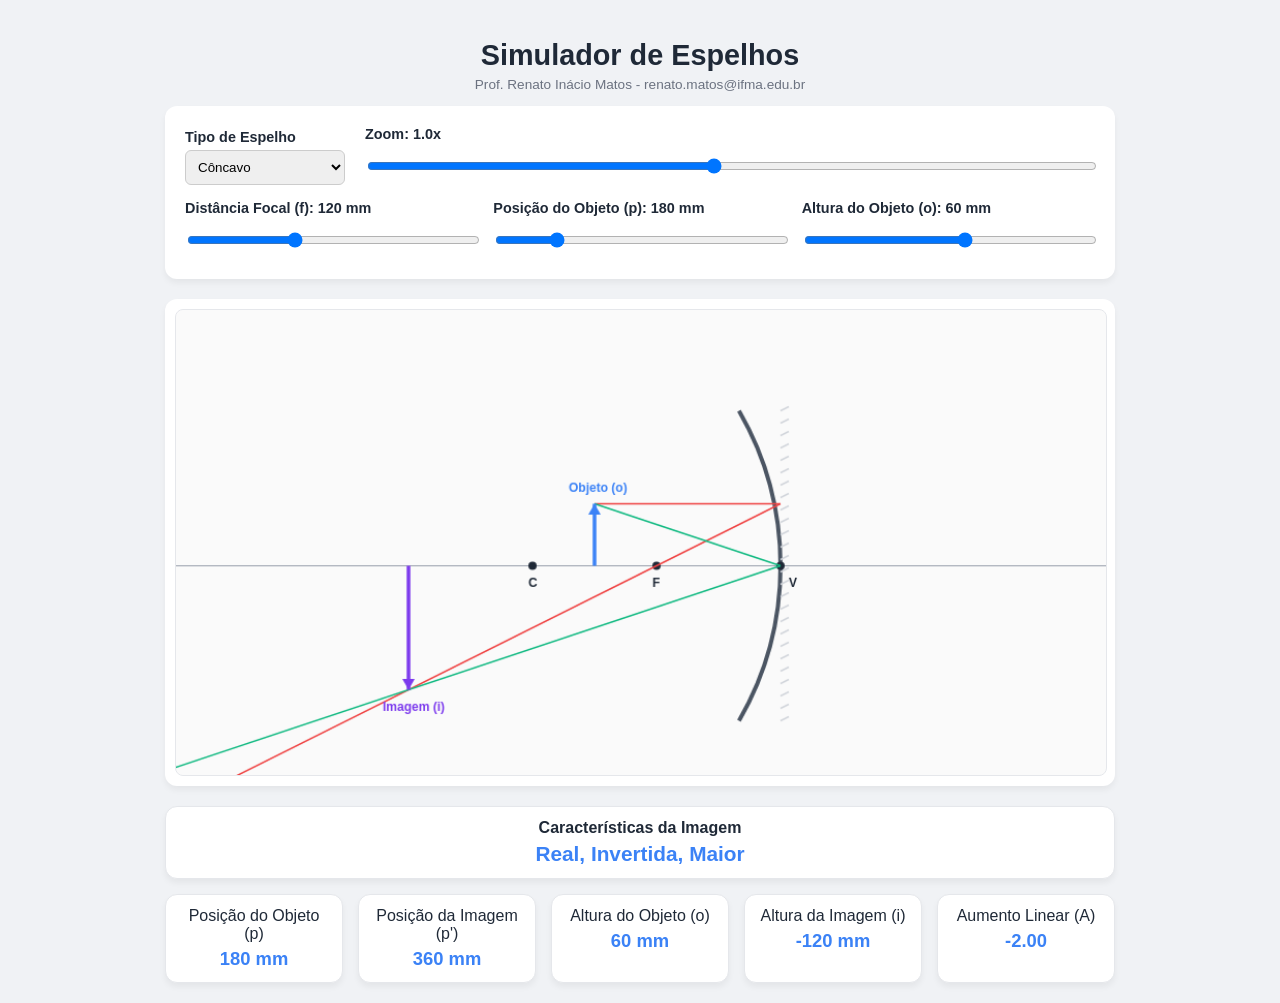
<file: index.html>
<!DOCTYPE html>
<html lang="pt-BR">
<head>
 <meta charset="UTF-8">
 <meta name="viewport" content="width=device-width, initial-scale=1.0">
 <title>Espelhos - Renato</title>
 <style>
 :root {
 --bg-color: #f0f2f5;
 --card-bg: #ffffff;
 --primary: #3b82f6;
 --text: #1f2937;
 }
 body {
 font-family: 'Segoe UI', Tahoma, Geneva, Verdana, sans-serif;
 background-color: var(--bg-color);
 color: var(--text);
 margin: 0;
 padding: 20px;
 display: flex;
 flex-direction: column;
 align-items: center;
 }
 h1 {
 margin-bottom: 10px;
 font-size: 1.8rem;
 }
 .container {
 display: flex;
 flex-direction: column;
 gap: 20px;
 width: 100%;
 max-width: 950px;
 }
 .controls {
 background: var(--card-bg);
 padding: 20px;
 border-radius: 12px;
 box-shadow: 0 4px 6px rgba(0,0,0,0.05);
 display: flex;
 flex-direction: column;
 gap: 15px;
 }
 .control-group {
 display: flex;
 flex-direction: column;
 gap: 5px;
 }
 label {
 font-weight: 600;
 font-size: 0.9rem;
 }
 select, input[type="range"] {
 width: 100%;
 padding: 8px;
 border-radius: 6px;
 border: 1px solid #ccc;
 box-sizing: border-box;
 }
 .canvas-container {
 background: var(--card-bg);
 padding: 10px;
 border-radius: 12px;
 box-shadow: 0 4px 6px rgba(0,0,0,0.05);
 position: relative;
 overflow: hidden;
 }
 canvas {
 display: block;
 background: #fafafa;
 border: 1px solid #e5e7eb;
 border-radius: 8px;
 cursor: grab;
 width: 100%;
 height: auto;
 }
 canvas:active {
 cursor: grabbing;
 }
 .stats-grid {
 display: flex;
 flex-direction: column;
 gap: 15px;
 }
 .stats-row-numeric {
 display: grid;
 grid-template-columns: repeat(auto-fit, minmax(120px, 1fr));
 gap: 15px;
 text-align: center;
 }
 .stats-row-text {
 width: 100%;
 text-align: center;
 }
 .stat-box {
 background: var(--card-bg);
 padding: 12px;
 border-radius: 12px;
 box-shadow: 0 4px 6px rgba(0,0,0,0.05);
 border: 1px solid #e5e7eb;
 }
 .stat-value {
 font-size: 1.15rem;
 font-weight: bold;
 color: var(--primary);
 margin-top: 5px;
 }
 .instructions {
 font-size: 0.85rem;
 color: #6b7280;
 text-align: center;
 margin-top: -5px;
 }
 </style>
</head>
<body>
 <h1>Simulador de Espelhos</h1>
 <p class="instructions">Prof. Renato Inácio Matos - renato.matos@ifma.edu.br</p>
 <div class="container">
 <div class="controls">
 <div style="display: flex; gap: 20px; width: 100%; align-items: flex-end;">
 <div class="control-group" style="flex: 0 1 auto; min-width: 160px;">
 <label for="mirrorType">Tipo de Espelho</label>
 <select id="mirrorType">
 <option value="concave">Côncavo</option>
 <option value="convex">Convexo</option>
 <option value="plane">Plano</option>
 </select>
 </div>
 <div class="control-group" style="flex: 1 1 0%;">
 <label for="zoomRange">Zoom: <span id="zoomVal">1.0</span>x</label>
 <input type="range" id="zoomRange" min="0.1" max="2.0" step="0.1" value="1.0">
 </div>
 </div>
 <div style="display: grid; grid-template-columns: 1fr 1fr 1fr; gap: 15px; width: 100%;">
 <div class="control-group" id="focalControl">
 <label for="focalLength">Distância Focal (f): <span id="focalVal">120</span> mm</label>
 <input type="range" id="focalLength" min="50" max="250" value="120">
 </div>
 <div class="control-group">
 <label for="pRange">Posição do Objeto (p): <span id="pRangeVal">180</span> mm</label>
 <input type="range" id="pRange" min="10" max="1000" step="1" value="180">
 </div>
 <div class="control-group">
 <label for="hoRange">Altura do Objeto (o): <span id="hoRangeVal">60</span> mm</label>
 <input type="range" id="hoRange" min="10" max="100" step="1" value="60">
 </div>
 </div>
 </div>
 <div class="canvas-container">
 <canvas id="opticsCanvas" width="900" height="450"></canvas>
 </div>
 <div class="stats-grid">
 <div class="stats-row-text">
 <div class="stat-box">
 <strong>Características da Imagem</strong>
 <div class="stat-value" id="statType" style="font-size: 1.3rem; margin-top: 5px;">-</div>
 </div>
 </div>
 <div class="stats-row-numeric">
 <div class="stat-box"><div>Posição do Objeto (p)</div><div class="stat-value" id="statP">0 mm</div></div>
 <div class="stat-box"><div>Posição da Imagem (p')</div><div class="stat-value" id="statPPrime">0 mm</div></div>
 <div class="stat-box"><div>Altura do Objeto (o)</div><div class="stat-value" id="statHO">0 mm</div></div>
 <div class="stat-box"><div>Altura da Imagem (i)</div><div class="stat-value" id="statHI">0 mm</div></div>
 <div class="stat-box"><div>Aumento Linear (A)</div><div class="stat-value" id="statA">0.00</div></div>
 </div>
 </div>
 </div>
 <script>
 const canvas = document.getElementById('opticsCanvas');
 const ctx = canvas.getContext('2d');
 const mirrorTypeSelect = document.getElementById('mirrorType');
 const focalLengthInput = document.getElementById('focalLength');
 const focalValLabel = document.getElementById('focalVal');
 const zoomRangeInput = document.getElementById('zoomRange');
 const zoomValLabel = document.getElementById('zoomVal');
 const pRangeInput = document.getElementById('pRange');
 const pRangeValLabel = document.getElementById('pRangeVal');
 const hoRangeInput = document.getElementById('hoRange');
 const hoRangeValLabel = document.getElementById('hoRangeVal');
 const focalControl = document.getElementById('focalControl');
 const statP = document.getElementById('statP');
 const statPPrime = document.getElementById('statPPrime');
 const statHO = document.getElementById('statHO');
 const statHI = document.getElementById('statHI');
 const statA = document.getElementById('statA');
 const statType = document.getElementById('statType');
 const vertexX = canvas.width * 0.65;
 const originY = canvas.height * 0.55;
 let state = { mirrorType: 'concave', f: 120, p: 180, objHeight: 60, zoom: 1.0, isDragging: false, dragTarget: null };

 mirrorTypeSelect.addEventListener('input', (e) => {
 state.mirrorType = e.target.value;
 if (state.mirrorType === 'plane') {
 focalControl.style.opacity = '0.3';
 focalLengthInput.disabled = true;
 } else {
 focalControl.style.opacity = '1';
 focalLengthInput.disabled = false;
 }
 update();
 });
 focalLengthInput.addEventListener('input', (e) => { state.f = parseInt(e.target.value); focalValLabel.textContent = state.f; update(); });
 zoomRangeInput.addEventListener('input', (e) => { state.zoom = parseFloat(e.target.value); zoomValLabel.textContent = state.zoom.toFixed(1); update(); });
 pRangeInput.addEventListener('input', (e) => { state.p = parseInt(e.target.value); pRangeValLabel.textContent = state.p; update(); });
 hoRangeInput.addEventListener('input', (e) => { state.objHeight = parseInt(e.target.value); hoRangeValLabel.textContent = state.objHeight; update(); });

 function getMousePos(e) {
 const rect = canvas.getBoundingClientRect();
 const scaleX = canvas.width / rect.width;
 const scaleY = canvas.height / rect.height;
 const clientX = e.touches ? e.touches.clientX : e.clientX;
 const clientY = e.touches ? e.touches.clientY : e.clientY;
 return { x: (clientX - rect.left) * scaleX, y: (clientY - rect.top) * scaleY };
 }
 function handleStart(e) {
 const pos = getMousePos(e);
 const objX = vertexX - (state.p * state.zoom);
 const objY = originY - (state.objHeight * state.zoom);
 if (Math.abs(pos.x - objX) < 25) {
 if (Math.abs(pos.y - objY) < 25) { state.isDragging = true; state.dragTarget = 'height'; }
 else if (pos.y > Math.min(originY, objY) && pos.y < Math.max(originY, objY)) { state.isDragging = true; state.dragTarget = 'position'; }
 }
 }
 function handleMove(e) {
 if (!state.isDragging) return;
 if (e.cancelable) e.preventDefault();
 const pos = getMousePos(e);
 if (state.dragTarget === 'position') {
 let newP = Math.round((vertexX - pos.x) / state.zoom);
 if (newP < 10) newP = 10; if (newP > 1000) newP = 1000; state.p = newP;
 } else if (state.dragTarget === 'height') {
 let newHeight = Math.round((originY - pos.y) / state.zoom);
 if (newHeight < 10) newHeight = 10; if (newHeight > 100) newHeight = 100; state.objHeight = newHeight;
 }
 pRangeInput.value = state.p; pRangeValLabel.textContent = state.p;
 hoRangeInput.value = state.objHeight; hoRangeValLabel.textContent = state.objHeight;
 update();
 }
 function handleEnd() { state.isDragging = false; state.dragTarget = null; }
 canvas.addEventListener('mousedown', handleStart); canvas.addEventListener('mousemove', handleMove); window.addEventListener('mouseup', handleEnd);
 canvas.addEventListener('touchstart', handleStart, {passive: false}); canvas.addEventListener('touchmove', handleMove, {passive: false}); window.addEventListener('touchend', handleEnd);
 function update() {
 ctx.clearRect(0, 0, canvas.width, canvas.height);
 const isConcave = state.mirrorType === 'concave'; const isPlane = state.mirrorType === 'plane';
 const fSigned = isConcave ? state.f : -state.f; const p = state.p; const z = state.zoom;
 let pPrime, A, imgHeight;
 if (isPlane) { pPrime = -p; A = 1; imgHeight = state.objHeight; }
 else { pPrime = (p * fSigned) / (p - fSigned); A = -pPrime / p; imgHeight = state.objHeight * A; }
 const fX = isConcave ? vertexX - (state.f * z) : vertexX + (state.f * z);
 const cX = isConcave ? vertexX - (2 * state.f * z) : vertexX + (2 * state.f * z);
 const objX = vertexX - (p * z); const imgX = pPrime > 0 ? vertexX - (pPrime * z) : vertexX + (Math.abs(pPrime) * z); const imgY = originY - (imgHeight * z);
 const isInfinite = !isPlane && Math.abs(p - fSigned) < 0.1;

 ctx.strokeStyle = '#9ca3af'; ctx.lineWidth = 1; ctx.beginPath(); ctx.moveTo(0, originY); ctx.lineTo(canvas.width, originY); ctx.stroke();
 ctx.strokeStyle = '#4b5563'; ctx.lineWidth = 4; ctx.beginPath();
 if (isPlane) { ctx.moveTo(vertexX, originY - 150 * z); ctx.lineTo(vertexX, originY + 150 * z); }
 else {
 const baseRadius = 300; const arcRadius = baseRadius * z; const arcHeight = 150 * z; const clampedArcHeight = Math.min(arcHeight, canvas.height * 0.95); const arcAngle = Math.asin(clampedArcHeight / arcRadius);
 if (isConcave) { ctx.arc(vertexX - arcRadius, originY, arcRadius, -arcAngle, arcAngle, false); }
 else { ctx.arc(vertexX + arcRadius, originY, arcRadius, Math.PI - arcAngle, Math.PI + arcAngle, false); }
 }
 ctx.stroke();
 ctx.strokeStyle = '#d1d5db'; ctx.lineWidth = 1.5; const limitY = Math.min(150 * z, canvas.height * 0.48);
 for (let y = originY - limitY; y <= originY + limitY; y += 12) {
 ctx.beginPath();
 if (isConcave || isPlane) { ctx.moveTo(vertexX, y); ctx.lineTo(vertexX + 8, y - 4); }
 else { ctx.moveTo(vertexX, y); ctx.lineTo(vertexX - 8, y - 4); }
 ctx.stroke();
 }
 ctx.fillStyle = '#1f2937'; ctx.font = 'bold 12px sans-serif';
 ctx.beginPath(); ctx.arc(vertexX, originY, 4, 0, 2 * Math.PI); ctx.fill(); ctx.fillText("V", vertexX + (isConcave || isPlane ? 8 : -16), originY + 20);
 if (!isPlane) {
 ctx.beginPath(); ctx.arc(fX, originY, 4, 0, 2 * Math.PI); ctx.fill(); ctx.fillText("F", fX - 4, originY + 20);
 ctx.beginPath(); ctx.arc(cX, originY, 4, 0, 2 * Math.PI); ctx.fill(); ctx.fillText("C", cX - 4, originY + 20);
 }
 ctx.lineWidth = 1.5;
 if (isInfinite) {
 ctx.strokeStyle = '#ef4444'; ctx.beginPath(); ctx.moveTo(objX, originY - (state.objHeight * z)); ctx.lineTo(vertexX, originY - (state.objHeight * z)); ctx.stroke();
 ctx.beginPath(); ctx.moveTo(vertexX, originY - (state.objHeight * z)); let dx1 = fX - vertexX; let dy1 = state.objHeight * z; ctx.lineTo(vertexX + dx1 * 5, originY - (state.objHeight * z) + dy1 * 5); ctx.stroke();
 ctx.setLineDash([4, 4]); ctx.beginPath(); ctx.moveTo(vertexX, originY - (state.objHeight * z)); ctx.lineTo(vertexX - dx1 * 5, originY - (state.objHeight * z) - dy1 * 5); ctx.stroke(); ctx.setLineDash([]);
 ctx.strokeStyle = '#10b981'; ctx.beginPath(); ctx.moveTo(objX, originY - (state.objHeight * z)); ctx.lineTo(vertexX, originY); ctx.stroke();
 ctx.beginPath(); ctx.moveTo(vertexX, originY); ctx.lineTo(vertexX + dx1 * 5, originY + dy1 * 5); ctx.stroke();
 ctx.setLineDash([4, 4]); ctx.beginPath(); ctx.moveTo(vertexX, originY); ctx.lineTo(vertexX - dx1 * 5, originY - dy1 * 5); ctx.stroke(); ctx.setLineDash([]);
 } else if (isPlane) {
 ctx.strokeStyle = '#ef4444'; ctx.beginPath(); ctx.moveTo(objX, originY - (state.objHeight * z)); ctx.lineTo(vertexX, originY - (state.objHeight * z)); ctx.stroke();
 ctx.beginPath(); ctx.moveTo(vertexX, originY - (state.objHeight * z)); ctx.lineTo(0, originY - (state.objHeight * z)); ctx.stroke();
 ctx.setLineDash([4, 4]); ctx.beginPath(); ctx.moveTo(vertexX, originY - (state.objHeight * z)); ctx.lineTo(imgX, imgY); ctx.stroke(); ctx.setLineDash([]);
 ctx.strokeStyle = '#10b981'; ctx.beginPath(); ctx.moveTo(objX, originY - (state.objHeight * z)); ctx.lineTo(vertexX, originY); ctx.stroke();
 ctx.beginPath(); ctx.moveTo(vertexX, originY); ctx.lineTo(0, originY + (state.objHeight * z)); ctx.stroke();
 ctx.setLineDash([4, 4]); ctx.beginPath(); ctx.moveTo(vertexX, originY); ctx.lineTo(imgX, imgY); ctx.stroke(); ctx.setLineDash([]);
 } else {
 ctx.strokeStyle = '#ef4444'; ctx.beginPath(); ctx.moveTo(objX, originY - (state.objHeight * z)); ctx.lineTo(vertexX, originY - (state.objHeight * z)); ctx.stroke();
 ctx.beginPath(); ctx.moveTo(vertexX, originY - (state.objHeight * z));
 if (isConcave) { let t = canvas.width / Math.max(0.1, Math.abs(vertexX - fX)); ctx.lineTo(vertexX - (vertexX - fX) * t, (originY - (state.objHeight * z)) - (originY - (state.objHeight * z) - originY) * t); ctx.stroke(); if (pPrime < 0) { ctx.setLineDash([4, 4]); ctx.beginPath(); ctx.moveTo(vertexX, originY - (state.objHeight * z)); ctx.lineTo(imgX, imgY); ctx.stroke(); ctx.setLineDash([]); } }
 else { let t = canvas.width / Math.max(0.1, Math.abs(vertexX - fX)); ctx.lineTo(vertexX - (vertexX - fX) * t, (originY - (state.objHeight * z)) - (originY - (state.objHeight * z) - originY) * t); ctx.stroke(); ctx.setLineDash([4, 4]); ctx.beginPath(); ctx.moveTo(vertexX, originY - (state.objHeight * z)); ctx.lineTo(fX, originY); ctx.stroke(); ctx.setLineDash([]); }
 ctx.strokeStyle = '#10b981'; ctx.beginPath(); ctx.moveTo(objX, originY - (state.objHeight * z)); ctx.lineTo(vertexX, originY); ctx.stroke();
 ctx.beginPath(); ctx.moveTo(vertexX, originY); ctx.lineTo(vertexX - (vertexX - objX) * 4, originY + (state.objHeight * z) * 4); ctx.stroke();
 if (pPrime < 0 || !isConcave) { ctx.setLineDash([4, 4]); ctx.beginPath(); ctx.moveTo(vertexX, originY); ctx.lineTo(imgX, imgY); ctx.stroke(); ctx.setLineDash([]); }
 }
 drawArrow(objX, originY, objX, originY - (state.objHeight * z), '#3b82f6', 3.5);
 ctx.fillStyle = '#3b82f6'; ctx.fillText("Objeto (o)", objX - 25, originY - (state.objHeight * z) - 12);
 statP.textContent = `${Math.round(p)} mm`; statHO.textContent = `${Math.round(state.objHeight)} mm`;
 if (isInfinite) {
 ctx.fillStyle = '#7c3aed'; ctx.font = 'bold 15px sans-serif'; ctx.fillText("Imagem Imprópria (No Infinito)", canvas.width * 0.1, 50);
 statPPrime.textContent = "∞"; statHI.textContent = "∞"; statA.textContent = "∞"; statType.textContent = "Imprópria";
 } else {
 if (imgX >= 0 && imgX <= canvas.width && Math.abs(imgY) < canvas.height) { drawArrow(imgX, originY, imgX, imgY, '#7c3aed', 3.5); ctx.fillStyle = '#7c3aed'; ctx.fillText("Imagem (i)", imgX - 25, imgY + (imgHeight >= 0 ? -12 : 20)); }
 statPPrime.textContent = `${Math.round(pPrime)} mm`; statHI.textContent = `${Math.round(imgHeight)} mm`; statA.textContent = A.toFixed(2);
 let tipo = ""; tipo += pPrime > 0 ? "Real, " : "Virtual, "; tipo += imgHeight * state.objHeight > 0 ? "Direta, " : "Invertida, ";
 const absA = Math.abs(A); if (isPlane) tipo += "De mesmo tamanho"; else if (absA > 1.02) tipo += "Maior"; else if (absA < 0.98) tipo += "Menor"; else tipo += "De mesmo tamanho";
 statType.textContent = tipo;
 }
 }
 function drawArrow(fromx, fromy, tox, toy, color, linewidth) {
 ctx.strokeStyle = color; ctx.fillStyle = color; ctx.lineWidth = linewidth; ctx.beginPath(); ctx.moveTo(fromx, fromy); ctx.lineTo(tox, toy); ctx.stroke();
 const angle = Math.atan2(toy - fromy, tox - fromx); const headLength = 12;
 ctx.beginPath(); ctx.moveTo(tox, toy); ctx.lineTo(tox - headLength * Math.cos(angle - Math.PI / 6), toy - headLength * Math.sin(angle - Math.PI / 6)); ctx.lineTo(tox - headLength * Math.cos(angle + Math.PI / 6), toy - headLength * Math.sin(angle + Math.PI / 6)); ctx.closePath(); ctx.fill();
 }
 update();
 </script>
</body>
</html>
</file>
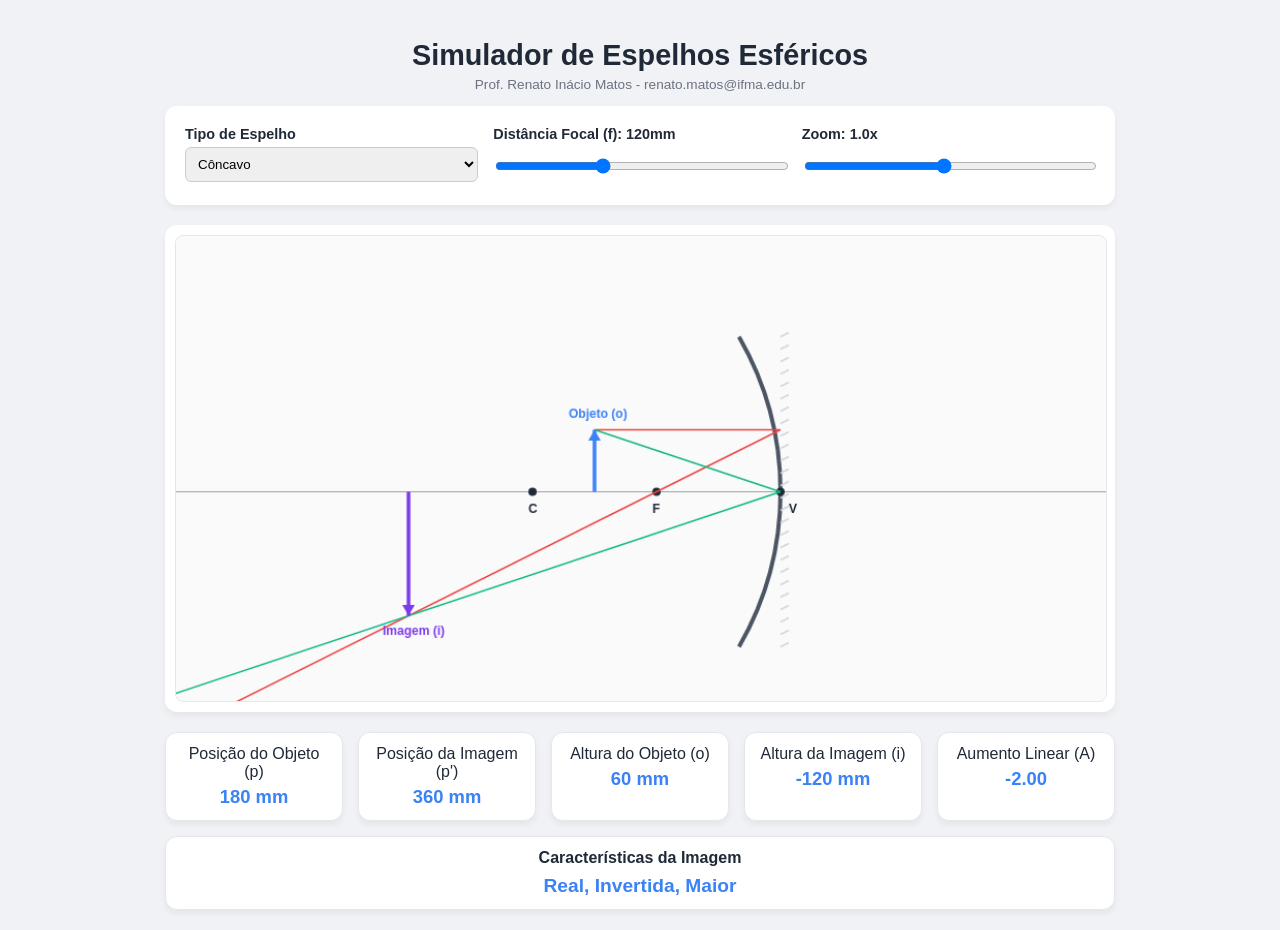
<file: teste.html>
<!DOCTYPE html>
<html lang="pt-BR">
<head>
    <meta charset="UTF-8">
    <meta name="viewport" content="width=device-width, initial-scale=1.0">
    <title>Espelhos Esféricos - Renato</title>
    <style>
        :root {
            --bg-color: #f0f2f5;
            --card-bg: #ffffff;
            --primary: #3b82f6;
            --text: #1f2937;
        }

        body {
            font-family: 'Segoe UI', Tahoma, Geneva, Verdana, sans-serif;
            background-color: var(--bg-color);
            color: var(--text);
            margin: 0;
            padding: 20px;
            display: flex;
            flex-direction: column;
            align-items: center;
        }

        h1 {
            margin-bottom: 10px;
            font-size: 1.8rem;
        }

        .container {
            display: flex;
            flex-direction: column;
            gap: 20px;
            width: 100%;
            max-width: 950px;
        }

        .controls {
            background: var(--card-bg);
            padding: 20px;
            border-radius: 12px;
            box-shadow: 0 4px 6px rgba(0,0,0,0.05);
            display: grid;
            grid-template-columns: repeat(auto-fit, minmax(180px, 1fr));
            gap: 15px;
        }

        .control-group {
            display: flex;
            flex-direction: column;
            gap: 5px;
        }

        label {
            font-weight: 600;
            font-size: 0.9rem;
        }

        select, input[type="range"] {
            width: 100%;
            padding: 8px;
            border-radius: 6px;
            border: 1px solid #ccc;
            box-sizing: border-box;
        }

        .canvas-container {
            background: var(--card-bg);
            padding: 10px;
            border-radius: 12px;
            box-shadow: 0 4px 6px rgba(0,0,0,0.05);
            position: relative;
            overflow: hidden;
        }

        canvas {
            display: block;
            background: #fafafa;
            border: 1px solid #e5e7eb;
            border-radius: 8px;
            cursor: grab;
            width: 100%;
            height: auto;
        }

        canvas:active {
            cursor: grabbing;
        }

        .stats-grid {
            display: flex;
            flex-direction: column;
            gap: 15px;
        }

        .stats-row-numeric {
            display: grid;
            grid-template-columns: repeat(auto-fit, minmax(120px, 1fr));
            gap: 15px;
            text-align: center;
        }

        .stats-row-text {
            width: 100%;
            text-align: center;
        }

        .stat-box {
            background: var(--card-bg);
            padding: 12px;
            border-radius: 12px;
            box-shadow: 0 4px 6px rgba(0,0,0,0.05);
            border: 1px solid #e5e7eb;
        }

        .stat-value {
            font-size: 1.15rem;
            font-weight: bold;
            color: var(--primary);
            margin-top: 5px;
        }

        .instructions {
            font-size: 0.85rem;
            color: #6b7280;
            text-align: center;
            margin-top: -5px;
        }
    </style>
</head>
<body>

    <h1>Simulador de Espelhos Esféricos</h1>
    <p class="instructions">Prof. Renato Inácio Matos - renato.matos@ifma.edu.br</p>

    <div class="container">
        <div class="controls">
            <div class="control-group">
                <label for="mirrorType">Tipo de Espelho</label>
                <select id="mirrorType">
                    <option value="concave">Côncavo</option>
                    <option value="convex">Convexo</option>
                </select>
            </div>
            <div class="control-group">
                <label for="focalLength">Distância Focal (f): <span id="focalVal">120</span>mm</label>
                <input type="range" id="focalLength" min="50" max="250" value="120">
            </div>
            <div class="control-group">
                <label for="zoomRange">Zoom: <span id="zoomVal">1.0</span>x</label>
                <input type="range" id="zoomRange" min="0.1" max="2.0" step="0.1" value="1.0">
            </div>
        </div>

        <div class="canvas-container">
            <canvas id="opticsCanvas" width="900" height="450"></canvas>
        </div>

        <div class="stats-grid">
            <!-- Linha superior com dados estritamente numéricos -->
            <div class="stats-row-numeric">
                <div class="stat-box">
                    <div>Posição do Objeto (p)</div>
                    <div class="stat-value" id="statP">0 mm</div>
                </div>
                <div class="stat-box">
                    <div>Posição da Imagem (p')</div>
                    <div class="stat-value" id="statPPrime">0 mm</div>
                </div>
                <div class="stat-box">
                    <div>Altura do Objeto (o)</div>
                    <div class="stat-value" id="statHO">0 mm</div>
                </div>
                <div class="stat-box">
                    <div>Altura da Imagem (i)</div>
                    <div class="stat-value" id="statHI">0 mm</div>
                </div>
                <div class="stat-box">
                    <div>Aumento Linear (A)</div>
                    <div class="stat-value" id="statA">0.00</div>
                </div>
            </div>
            <!-- Linha inferior isolada com a classificação teórica -->
            <div class="stats-row-text">
                <div class="stat-box">
                    <strong>Características da Imagem</strong>
                    <div class="stat-value" id="statType" style="font-size: 1.2rem; margin-top: 8px;">-</div>
                </div>
            </div>
        </div>
    </div>
    <script>
        const canvas = document.getElementById('opticsCanvas');
        const ctx = canvas.getContext('2d');

        // Referências dos Elementos da Interface
        const mirrorTypeSelect = document.getElementById('mirrorType');
        const focalLengthInput = document.getElementById('focalLength');
        const focalValLabel = document.getElementById('focalVal');
        const zoomRangeInput = document.getElementById('zoomRange');
        const zoomValLabel = document.getElementById('zoomVal');
        
        const statP = document.getElementById('statP');
        const statPPrime = document.getElementById('statPPrime');
        const statHO = document.getElementById('statHO');
        const statHI = document.getElementById('statHI');
        const statA = document.getElementById('statA');
        const statType = document.getElementById('statType');

        // Posição geométrica fixa do Vértice (V) no Canvas
        const vertexX = canvas.width * 0.65; 
        const originY = canvas.height * 0.55; 

        // Configuração Inicial do Estado conforme limites operacionais solicitados
        let state = {
            mirrorType: 'concave',
            f: 120,               
            p: 180,        // Posição inicial (Limite: 10 a 1000mm)       
            objHeight: 60, // Altura inicial (Limite: 10 a 100mm)       
            zoom: 1.0,     // Limite: 0.1x a 2.0x
            isDragging: false,
            dragTarget: null      
        };

        // Escuta os Controles da Interface
        mirrorTypeSelect.addEventListener('input', (e) => {
            state.mirrorType = e.target.value;
            update();
        });

        focalLengthInput.addEventListener('input', (e) => {
            state.f = parseInt(e.target.value);
            focalValLabel.textContent = state.f;
            update();
        });

        zoomRangeInput.addEventListener('input', (e) => {
            state.zoom = parseFloat(e.target.value);
            zoomValLabel.textContent = state.zoom.toFixed(1);
            update();
        });

        // Transforma as coordenadas do clique levando em conta a escala de Zoom
        function getMousePos(e) {
            const rect = canvas.getBoundingClientRect();
            const scaleX = canvas.width / rect.width;
            const scaleY = canvas.height / rect.height;
            const clientX = e.touches ? e.touches.clientX : e.clientX;
            const clientY = e.touches ? e.touches.clientY : e.clientY;
            
            return {
                x: (clientX - rect.left) * scaleX,
                y: (clientY - rect.top) * scaleY
            };
        }

        // Intercepta e valida clique nas partes manipuláveis do Objeto
        function handleStart(e) {
            const pos = getMousePos(e);
            
            const objX = vertexX - (state.p * state.zoom); 
            const objY = originY - (state.objHeight * state.zoom);

            if (Math.abs(pos.x - objX) < 25) {
                if (Math.abs(pos.y - objY) < 25) {
                    state.isDragging = true;
                    state.dragTarget = 'height';
                } else if (pos.y > Math.min(originY, objY) && pos.y < Math.max(originY, objY)) {
                    state.isDragging = true;
                    state.dragTarget = 'position';
                }
            }
        }

        // Executa o reposicionamento discreto (1 em 1 mm inteiros) respeitando os limites estritos
        function handleMove(e) {
            if (!state.isDragging) return;
            if (e.cancelable) e.preventDefault();
            const pos = getMousePos(e);

            if (state.dragTarget === 'position') {
                let newP = Math.round((vertexX - pos.x) / state.zoom);
                if (newP < 10) newP = 10;     // Restrição: mínimo de 10mm
                if (newP > 1000) newP = 1000; // Restrição: máximo de 1000mm
                state.p = newP;
           } else if (state.dragTarget === 'height') {
    // Calcula a altura bruta baseada no movimento
    let newHeight = Math.round((originY - pos.y) / state.zoom);
    
    // Força o valor a respeitar os limites estritos de 10mm a 100mm, impedindo inversões negativas
    if (newHeight < 10) newHeight = 10;
    if (newHeight > 100) newHeight = 100;
    
    state.objHeight = newHeight;
}

            update();
        }

        function handleEnd() {
            state.isDragging = false;
            state.dragTarget = null;
        }

        canvas.addEventListener('mousedown', handleStart);
        canvas.addEventListener('mousemove', handleMove);
        window.addEventListener('mouseup', handleEnd);
        canvas.addEventListener('touchstart', handleStart, {passive: false});
        canvas.addEventListener('touchmove', handleMove, {passive: false});
        window.addEventListener('touchend', handleEnd);
        // Renderizador e Motor Analítico Óptico com Correções de Traçado e Notação
        function update() {
            ctx.clearRect(0, 0, canvas.width, canvas.height);
            
            const isConcave = state.mirrorType === 'concave';
            const fSigned = isConcave ? state.f : -state.f;
            const p = state.p; 
            const z = state.zoom; 

            // Aplicação da Equação de Gauss e cálculo da Ampliação
            let pPrime = (p * fSigned) / (p - fSigned);
            let A = -pPrime / p;
            let imgHeight = state.objHeight * A;

            // Determinação espacial dos pontos no Canvas baseada no Zoom
            const fX = isConcave ? vertexX - (state.f * z) : vertexX + (state.f * z);
            const cX = isConcave ? vertexX - (2 * state.f * z) : vertexX + (2 * state.f * z);
            
            const objX = vertexX - (p * z);
            const imgX = pPrime > 0 ? vertexX - (pPrime * z) : vertexX + (Math.abs(pPrime) * z);
            const imgY = originY - (imgHeight * z);

            const isInfinite = Math.abs(p - fSigned) < 0.1;

            // 1. Desenhar o Eixo Óptico Principal
            ctx.strokeStyle = '#9ca3af';
            ctx.lineWidth = 1;
            ctx.beginPath();
            ctx.moveTo(0, originY);
            ctx.lineTo(canvas.width, originY);
            ctx.stroke();

            // Desenhar a curva da superfície esférica refletora
            ctx.strokeStyle = '#4b5563';
            ctx.lineWidth = 4;
            ctx.beginPath();
            
            const baseRadius = 300;
            const arcRadius = baseRadius * z;
            const arcHeight = 150 * z;
            const clampedArcHeight = Math.min(arcHeight, canvas.height * 0.95);
            const arcAngle = Math.asin(clampedArcHeight / arcRadius);

            if (isConcave) {
                ctx.arc(vertexX - arcRadius, originY, arcRadius, -arcAngle, arcAngle, false);
            } else {
                ctx.arc(vertexX + arcRadius, originY, arcRadius, Math.PI - arcAngle, Math.PI + arcAngle, false);
            }
            ctx.stroke();

            // Desenhar as hachuras do lado oposto ao espelho
            ctx.strokeStyle = '#d1d5db';
            ctx.lineWidth = 1.5;
            const limitY = Math.min(150 * z, canvas.height * 0.48);
            for (let y = originY - limitY; y <= originY + limitY; y += 12) {
                ctx.beginPath();
                if (isConcave) {
                    ctx.moveTo(vertexX, y);
                    ctx.lineTo(vertexX + 8, y - 4);
                } else {
                    ctx.moveTo(vertexX, y);
                    ctx.lineTo(vertexX - 8, y - 4);
                }
                ctx.stroke();
            }

            // Marcadores textuais dos pontos focais no eixo X
            ctx.fillStyle = '#1f2937';
            ctx.font = 'bold 12px sans-serif';
            
            ctx.beginPath(); ctx.arc(vertexX, originY, 4, 0, 2 * Math.PI); ctx.fill();
            ctx.fillText("V", vertexX + (isConcave ? 8 : -16), originY + 20);

            ctx.beginPath(); ctx.arc(fX, originY, 4, 0, 2 * Math.PI); ctx.fill();
            ctx.fillText("F", fX - 4, originY + 20);

            ctx.beginPath(); ctx.arc(cX, originY, 4, 0, 2 * Math.PI); ctx.fill();
            ctx.fillText("C", cX - 4, originY + 20);

            // 2. Traçado dos Raios Luminosos e Prolongamentos Tracejados
            ctx.lineWidth = 1.5;
            if (isInfinite) {
                // --- RAIO 1 NO INFINITO (Vermelho) ---
                ctx.strokeStyle = '#ef4444';
                ctx.beginPath();
                ctx.moveTo(objX, originY - (state.objHeight * z));
                ctx.lineTo(vertexX, originY - (state.objHeight * z));
                ctx.stroke();

                // Reflexão na zona real (esquerda do espelho)
                ctx.beginPath();
                ctx.moveTo(vertexX, originY - (state.objHeight * z));
                let dx1 = fX - vertexX;
                let dy1 = state.objHeight * z;
                ctx.lineTo(vertexX + dx1 * 5, originY - (state.objHeight * z) + dy1 * 5);
                ctx.stroke();

                // Prolongamento na zona virtual atrás do espelho (direita) -> TRACEJADO
                ctx.setLineDash([4, 4]);
                ctx.beginPath();
                ctx.moveTo(vertexX, originY - (state.objHeight * z));
                ctx.lineTo(vertexX - dx1 * 5, originY - (state.objHeight * z) - dy1 * 5);
                ctx.stroke();
                ctx.setLineDash([]);

                // --- RAIO 2 NO INFINITO (Verde no Vértice) ---
                ctx.strokeStyle = '#10b981';
                ctx.beginPath();
                ctx.moveTo(objX, originY - (state.objHeight * z));
                ctx.lineTo(vertexX, originY);
                ctx.stroke();

                // Reflexão na zona real
                ctx.beginPath();
                ctx.moveTo(vertexX, originY);
                ctx.lineTo(vertexX + dx1 * 5, originY + dy1 * 5);
                ctx.stroke();

                // Prolongamento na zona virtual -> TRACEJADO
                ctx.setLineDash([4, 4]);
                ctx.beginPath();
                ctx.moveTo(vertexX, originY);
                ctx.lineTo(vertexX - dx1 * 5, originY - dy1 * 5);
                ctx.stroke();
                ctx.setLineDash([]);

            } else {
                // --- COMPORTAMENTO GAUSSIANO CONVENCIONAL ---
                // Raio Paralelo -> Foco
                ctx.strokeStyle = '#ef4444';
                ctx.beginPath();
                ctx.moveTo(objX, originY - (state.objHeight * z));
                ctx.lineTo(vertexX, originY - (state.objHeight * z));
                ctx.stroke();

                ctx.beginPath();
                ctx.moveTo(vertexX, originY - (state.objHeight * z));
                if (isConcave) {
                    let t = canvas.width / Math.max(0.1, Math.abs(vertexX - fX));
                    ctx.lineTo(vertexX - (vertexX - fX) * t, (originY - (state.objHeight * z)) + (state.objHeight * z) * t);
                    ctx.stroke();

                    if (pPrime < 0) { 
                        ctx.setLineDash([4, 4]);
                        ctx.beginPath();
                        ctx.moveTo(vertexX, originY - (state.objHeight * z));
                        ctx.lineTo(imgX, imgY);
                        ctx.stroke();
                        ctx.setLineDash([]);
                    }
                } else { 
                    let t = canvas.width / Math.max(0.1, Math.abs(vertexX - fX));
                    ctx.lineTo(vertexX - (vertexX - fX) * t, (originY - (state.objHeight * z)) + (state.objHeight * z) * t);
                    ctx.stroke();

                    ctx.setLineDash([4, 4]);
                    ctx.beginPath();
                    ctx.moveTo(vertexX, originY - (state.objHeight * z));
                    ctx.lineTo(fX, originY);
                    ctx.stroke();
                    ctx.setLineDash([]);
                }

                // Raio Vértice -> Reflexão Simétrica
                ctx.strokeStyle = '#10b981';
                ctx.beginPath();
                ctx.moveTo(objX, originY - (state.objHeight * z));
                ctx.lineTo(vertexX, originY);
                ctx.stroke();

                ctx.beginPath();
                ctx.moveTo(vertexX, originY);
                ctx.lineTo(vertexX - (vertexX - objX) * 4, originY + (state.objHeight * z) * 4);
                ctx.stroke();

                if (pPrime < 0 || !isConcave) {
                    ctx.setLineDash([4, 4]);
                    ctx.beginPath();
                    ctx.moveTo(vertexX, originY);
                    ctx.lineTo(imgX, imgY);
                    ctx.stroke();
                    ctx.setLineDash([]);
                }
            }

            // 3. Desenhar Objeto (Seta Azul)
            drawArrow(objX, originY, objX, originY - (state.objHeight * z), '#3b82f6', 3.5);
            ctx.fillStyle = '#3b82f6';
            ctx.fillText("Objeto (o)", objX - 25, originY - (state.objHeight * z) - 12);

            // 4. Alimentação Numérica e Classificação Didática dos Dados
            statP.textContent = `${Math.round(p)} mm`;
            statHO.textContent = `${Math.round(state.objHeight)} mm`;

            if (isInfinite) {
                ctx.fillStyle = '#7c3aed';
                ctx.font = 'bold 15px sans-serif';
                ctx.fillText("Imagem Imprópria (No Infinito)", canvas.width * 0.1, 50);
                
                statPPrime.textContent = "∞";
                statHI.textContent = "∞";
                statA.textContent = "∞";
                statType.textContent = "Imprópria";
            } else {
                if (imgX >= 0 && imgX <= canvas.width && Math.abs(imgY) < canvas.height * 5) {
                    drawArrow(imgX, originY, imgX, imgY, '#7c3aed', 3.5);
                    ctx.fillStyle = '#7c3aed';
                    ctx.fillText("Imagem (i)", imgX - 25, imgY + (imgHeight >= 0 ? -12 : 18));
                }

                statPPrime.textContent = `${Math.round(pPrime)} mm`;
                statHI.textContent = `${Math.round(imgHeight)} mm`;
                statA.textContent = A.toFixed(2);

                let tipo = "";
                tipo += pPrime > 0 ? "Real, " : "Virtual, ";
                tipo += imgHeight * state.objHeight > 0 ? "Direta, " : "Invertida, ";
                
                const absA = Math.abs(A);
                if (absA > 1.02) tipo += "Maior";
                else if (absA < 0.98) tipo += "Menor";
                else tipo += "De mesmo tamanho";

                statType.textContent = tipo;
            }
        }

        // Função geométrica para construção estruturada de setas vetoriais
        function drawArrow(fromx, fromy, tox, toy, color, linewidth) {
            ctx.strokeStyle = color;
            ctx.fillStyle = color;
            ctx.lineWidth = linewidth;
            
            ctx.beginPath();
            ctx.moveTo(fromx, fromy);
            ctx.lineTo(tox, toy);
            ctx.stroke();
            
            const angle = Math.atan2(toy - fromy, tox - fromx);
            const headLength = 12;
            
            ctx.beginPath();
            ctx.moveTo(tox, toy);
            ctx.lineTo(tox - headLength * Math.cos(angle - Math.PI / 6), toy - headLength * Math.sin(angle - Math.PI / 6));
            ctx.lineTo(tox - headLength * Math.cos(angle + Math.PI / 6), toy - headLength * Math.sin(angle + Math.PI / 6));
            ctx.closePath();
            ctx.fill();
        }

        update();
    </script>
</body>
</html>
</file>
